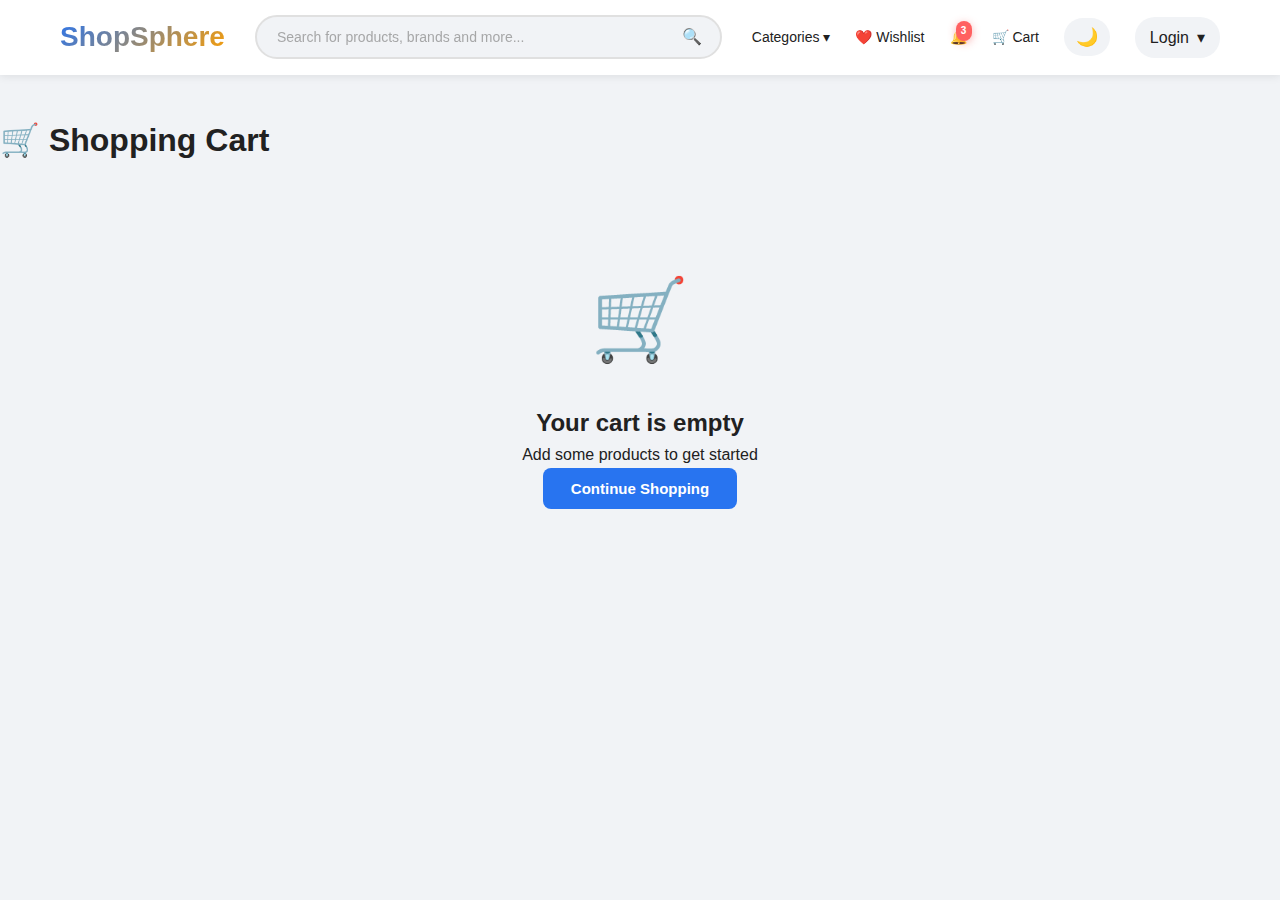
<file: cart.html>
<!DOCTYPE html>
<html lang="en">
<head>
    <meta charset="UTF-8">
    <meta name="viewport" content="width=device-width, initial-scale=1.0">
    <title>Shopping Cart | ShopSphere</title>
    <link rel="stylesheet" href="css/style.css">
</head>
<body>
    <!-- Navbar -->
    <nav class="navbar">
        <div class="navbar-container">
            <a href="index.html" class="logo">ShopSphere</a>

            <div class="search-bar">
                <input type="text" id="searchInput" placeholder="Search for products, brands and more...">
                <span class="search-icon">🔍</span>
            </div>

            <button class="mobile-menu-toggle" id="mobileMenuToggle">
                <span></span>
                <span></span>
                <span></span>
            </button>

            <div class="nav-links" id="navLinks">
                <div class="categories-dropdown">
                    <div class="nav-item">Categories ▾</div>
                    <div class="categories-menu">
                        <div class="category-item">📱 Electronics</div>
                        <div class="category-item">👔 Fashion</div>
                        <div class="category-item">🏠 Home & Kitchen</div>
                        <div class="category-item">📚 Books</div>
                        <div class="category-item">⚽ Sports</div>
                    </div>
                </div>

                <div class="nav-item" onclick="window.location.href='#wishlist'">❤️ Wishlist</div>
                <div class="nav-item notification-icon">
                    🔔
                    <span class="notification-badge">3</span>
                </div>

                <div class="nav-item cart-icon-wrapper" onclick="window.location.href='cart.html'">
                    🛒 Cart
                    <span class="cart-badge" id="cartBadge">0</span>
                </div>

                <button class="theme-toggle" id="themeToggle" title="Toggle Dark Mode">🌙</button>

                <div class="profile-dropdown">
                    <div class="profile-btn" id="profileBtn">
                        <span id="profileName">Login</span>
                        <span>▾</span>
                    </div>
                    <div class="dropdown-menu" id="profileDropdown">
                        <div class="dropdown-item" onclick="window.location.href='#orders'">📦 My Orders</div>
                        <div class="dropdown-item" onclick="window.location.href='#wishlist'">❤️ Wishlist</div>
                        <div class="dropdown-item" onclick="window.location.href='#account'">👤 My Account</div>
                        <div class="dropdown-item" id="logoutBtn">🚪 Logout</div>
                    </div>
                </div>
            </div>
        </div>
    </nav>

    <!-- Cart Container -->
    <div class="cart-container container">
        <h1 style="margin-bottom: 30px; font-size: 32px;">🛒 Shopping Cart</h1>

        <div id="cartContent">
            <!-- Cart items will be loaded here -->
        </div>
    </div>

    <!-- Toast Notification -->
    <div class="toast" id="toast">
        <span class="toast-icon">✓</span>
        <span class="toast-message">Action successful</span>
    </div>

    <script src="js/script.js"></script>
    <script>
        function loadCart() {
            const cart = JSON.parse(localStorage.getItem('cart')) || [];
            const cartContent = document.getElementById('cartContent');

            if (cart.length === 0) {
                cartContent.innerHTML = `
                    <div class="empty-cart">
                        <div class="empty-cart-icon">🛒</div>
                        <h2>Your cart is empty</h2>
                        <p>Add some products to get started</p>
                        <button class="btn btn-primary" onclick="window.location.href='index.html'">
                            Continue Shopping
                        </button>
                    </div>
                `;
                return;
            }

            // Calculate totals
            const subtotal = cart.reduce((sum, item) => sum + (item.price * item.quantity), 0);
            const delivery = subtotal > 500 ? 0 : 40;
            const total = subtotal + delivery;

            cartContent.innerHTML = `
                <div class="cart-grid">
                    <!-- Cart Items -->
                    <div class="cart-items">
                        <h3 style="margin-bottom: 20px; font-size: 20px; font-weight: 600;">
                            My Cart (${cart.length} ${cart.length === 1 ? 'item' : 'items'})
                        </h3>
                        ${cart.map(item => `
                            <div class="cart-item" data-id="${item.id}">
                                <img src="${item.image}" alt="${item.name}" class="cart-item-image">
                                <div class="cart-item-details">
                                    <h3 class="cart-item-title">${item.name}</h3>
                                    <p class="cart-item-price">₹${item.price.toLocaleString()}</p>
                                    <div class="cart-item-actions">
                                        <div class="quantity-selector">
                                            <button class="quantity-btn" onclick="updateCartQuantity('${item.id}', ${item.quantity - 1})">-</button>
                                            <span class="quantity-value">${item.quantity}</span>
                                            <button class="quantity-btn" onclick="updateCartQuantity('${item.id}', ${item.quantity + 1})">+</button>
                                        </div>
                                        <button class="remove-btn" onclick="removeFromCart('${item.id}')">
                                            🗑️ Remove
                                        </button>
                                    </div>
                                </div>
                            </div>
                        `).join('')}
                    </div>

                    <!-- Cart Summary -->
                    <div class="cart-summary">
                        <h3 class="summary-title">Price Details</h3>
                        
                        <div class="summary-row">
                            <span>Price (${cart.reduce((sum, item) => sum + item.quantity, 0)} items)</span>
                            <span>₹${subtotal.toLocaleString()}</span>
                        </div>
                        
                        <div class="summary-row">
                            <span>Delivery Charges</span>
                            <span style="color: ${delivery === 0 ? 'var(--success-green)' : 'inherit'}">
                                ${delivery === 0 ? 'FREE' : '₹' + delivery}
                            </span>
                        </div>
                        
                        ${subtotal < 500 ? `
                            <div class="summary-row" style="font-size: 13px; color: var(--success-green); margin-top: -10px;">
                                <span>Add ₹${500 - subtotal} more for FREE delivery</span>
                            </div>
                        ` : ''}
                        
                        <div class="summary-row total">
                            <span>Total Amount</span>
                            <span>₹${total.toLocaleString()}</span>
                        </div>
                        
                        ${subtotal < 500 && delivery > 0 ? `
                            <p style="font-size: 13px; color: var(--success-green); margin-top: 10px;">
                                You will save ₹${delivery} on this order
                            </p>
                        ` : `
                            <p style="font-size: 13px; color: var(--success-green); margin-top: 10px;">
                                You saved ₹${delivery} on delivery!
                            </p>
                        `}
                        
                        <button class="btn btn-primary checkout-btn" onclick="proceedToCheckout()">
                            Proceed to Checkout
                        </button>
                    </div>
                </div>
            `;
        }

        function updateCartQuantity(productId, newQuantity) {
            if (newQuantity < 1) {
                removeFromCart(productId);
                return;
            }

            let cart = JSON.parse(localStorage.getItem('cart')) || [];
            const itemIndex = cart.findIndex(item => item.id === productId);

            if (itemIndex !== -1) {
                cart[itemIndex].quantity = newQuantity;
                localStorage.setItem('cart', JSON.stringify(cart));
                loadCart();
                updateCartBadge();
                showToast('Cart updated', 'success');
            }
        }

        function removeFromCart(productId) {
            let cart = JSON.parse(localStorage.getItem('cart')) || [];
            cart = cart.filter(item => item.id !== productId);
            localStorage.setItem('cart', JSON.stringify(cart));
            
            // Animate removal
            const cartItem = document.querySelector(`[data-id="${productId}"]`);
            if (cartItem) {
                cartItem.style.transform = 'translateX(-100%)';
                cartItem.style.opacity = '0';
                setTimeout(() => {
                    loadCart();
                    updateCartBadge();
                }, 300);
            }
            
            showToast('Item removed from cart', 'success');
        }

        function proceedToCheckout() {
            const user = localStorage.getItem('user');
            
            if (!user) {
                showToast('Please login to continue', 'error');
                setTimeout(() => {
                    window.location.href = 'login.html';
                }, 1500);
                return;
            }

            window.location.href = 'checkout.html';
        }

        // Load cart on page load
        loadCart();
        updateCartBadge();
        updateProfileName();
    </script>
</body>
</html>
</file>
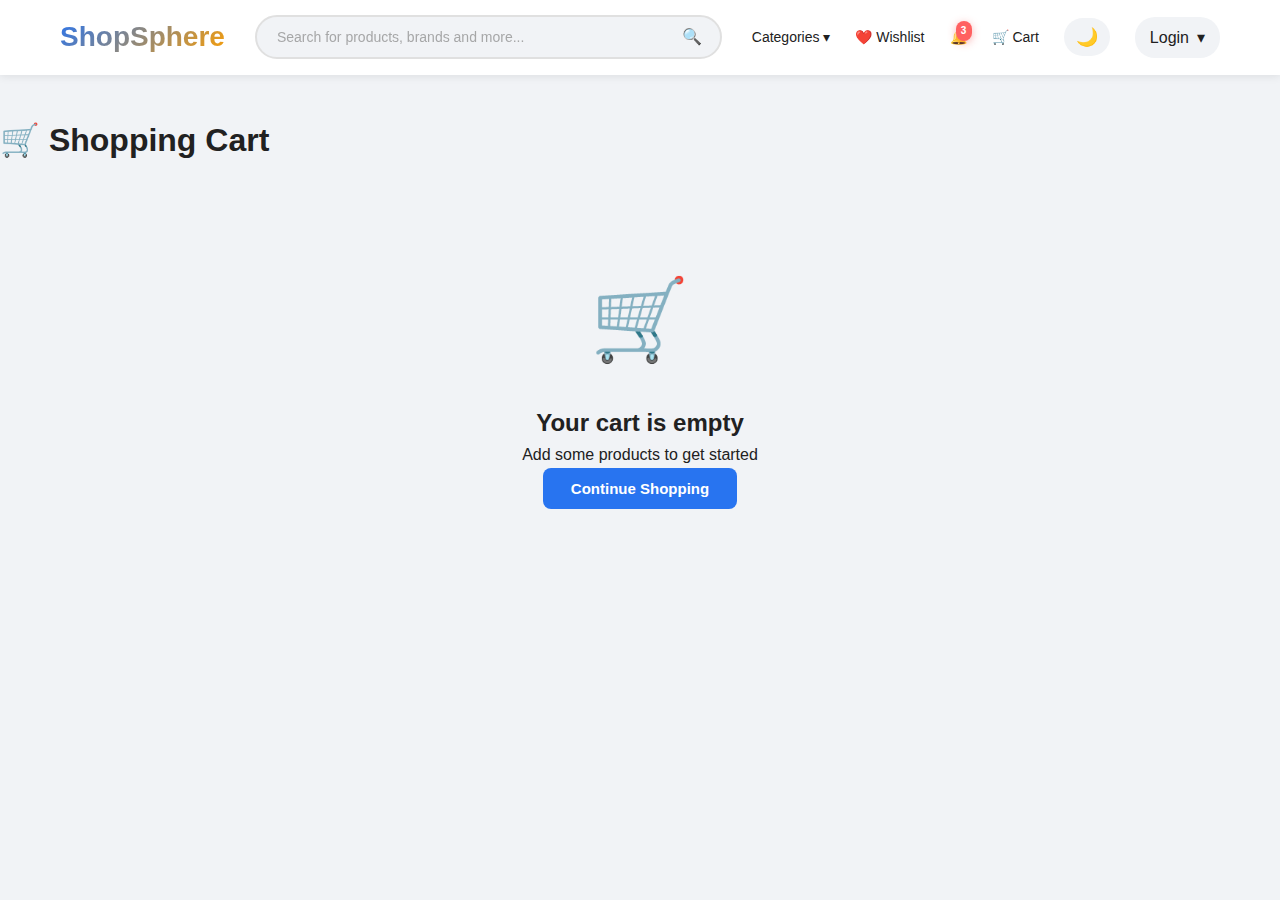
<file: checkout.html>
<!DOCTYPE html>
<html lang="en">
<head>
    <meta charset="UTF-8">
    <meta name="viewport" content="width=device-width, initial-scale=1.0">
    <title>Checkout | ShopSphere</title>
    <link rel="stylesheet" href="css/style.css">
</head>
<body>
    <!-- Navbar -->
    <nav class="navbar">
        <div class="navbar-container">
            <a href="index.html" class="logo">ShopSphere</a>

            <div class="search-bar">
                <input type="text" id="searchInput" placeholder="Search for products, brands and more...">
                <span class="search-icon">🔍</span>
            </div>

            <button class="mobile-menu-toggle" id="mobileMenuToggle">
                <span></span>
                <span></span>
                <span></span>
            </button>

            <div class="nav-links" id="navLinks">
                <div class="nav-item cart-icon-wrapper" onclick="window.location.href='cart.html'">
                    🛒 Cart
                    <span class="cart-badge" id="cartBadge">0</span>
                </div>

                <button class="theme-toggle" id="themeToggle" title="Toggle Dark Mode">🌙</button>

                <div class="profile-dropdown">
                    <div class="profile-btn" id="profileBtn">
                        <span id="profileName">Login</span>
                        <span>▾</span>
                    </div>
                    <div class="dropdown-menu" id="profileDropdown">
                        <div class="dropdown-item" onclick="window.location.href='#orders'">📦 My Orders</div>
                        <div class="dropdown-item" onclick="window.location.href='#wishlist'">❤️ Wishlist</div>
                        <div class="dropdown-item" onclick="window.location.href='#account'">👤 My Account</div>
                        <div class="dropdown-item" id="logoutBtn">🚪 Logout</div>
                    </div>
                </div>
            </div>
        </div>
    </nav>

    <!-- Checkout Container -->
    <div class="checkout-container container">
        <h1 style="margin-bottom: 30px; font-size: 32px;">💳 Checkout</h1>

        <div class="checkout-grid">
            <!-- Left Side - Forms -->
            <div>
                <!-- Delivery Address -->
                <div class="checkout-section">
                    <h3 class="section-heading">📍 Delivery Address</h3>
                    <form class="address-form" id="addressForm">
                        <div class="form-group">
                            <label>Full Name *</label>
                            <input type="text" id="fullName" placeholder="Enter your full name" required>
                        </div>

                        <div class="form-group">
                            <label>Mobile Number *</label>
                            <input type="tel" id="mobile" placeholder="10-digit mobile number" required>
                        </div>

                        <div class="form-group">
                            <label>Email</label>
                            <input type="email" id="email" placeholder="Enter your email">
                        </div>

                        <div class="form-group">
                            <label>Address *</label>
                            <input type="text" id="address" placeholder="House No., Building Name" required>
                        </div>

                        <div class="form-group">
                            <label>City *</label>
                            <input type="text" id="city" placeholder="City" required>
                        </div>

                        <div class="form-group">
                            <label>State *</label>
                            <input type="text" id="state" placeholder="State" required>
                        </div>

                        <div class="form-group">
                            <label>Pincode *</label>
                            <input type="text" id="pincode" placeholder="6-digit pincode" required>
                        </div>

                        <div class="form-group">
                            <label>Landmark (Optional)</label>
                            <input type="text" id="landmark" placeholder="Near by landmark">
                        </div>
                    </form>
                </div>

                <!-- Payment Method -->
                <div class="checkout-section">
                    <h3 class="section-heading">💰 Payment Method</h3>
                    <div class="payment-options">
                        <label class="payment-option selected">
                            <input type="radio" name="payment" value="upi" checked>
                            <div>
                                <strong>UPI</strong>
                                <p style="font-size: 13px; color: var(--text-gray); margin-top: 5px;">
                                    Google Pay, PhonePe, Paytm & more
                                </p>
                            </div>
                        </label>

                        <label class="payment-option">
                            <input type="radio" name="payment" value="card">
                            <div>
                                <strong>Credit / Debit Card</strong>
                                <p style="font-size: 13px; color: var(--text-gray); margin-top: 5px;">
                                    Visa, Mastercard, RuPay
                                </p>
                            </div>
                        </label>

                        <label class="payment-option">
                            <input type="radio" name="payment" value="netbanking">
                            <div>
                                <strong>Net Banking</strong>
                                <p style="font-size: 13px; color: var(--text-gray); margin-top: 5px;">
                                    All major banks supported
                                </p>
                            </div>
                        </label>

                        <label class="payment-option">
                            <input type="radio" name="payment" value="cod">
                            <div>
                                <strong>Cash on Delivery</strong>
                                <p style="font-size: 13px; color: var(--text-gray); margin-top: 5px;">
                                    Pay when you receive
                                </p>
                            </div>
                        </label>
                    </div>
                </div>
            </div>

            <!-- Right Side - Order Summary -->
            <div>
                <div class="cart-summary">
                    <h3 class="summary-title">Order Summary</h3>
                    
                    <div id="orderItems" style="max-height: 300px; overflow-y: auto; margin-bottom: 20px; padding-bottom: 20px; border-bottom: 2px solid var(--border-light);">
                        <!-- Order items will be loaded here -->
                    </div>
                    
                    <div class="summary-row">
                        <span>Subtotal</span>
                        <span id="subtotal">₹0</span>
                    </div>
                    
                    <div class="summary-row">
                        <span>Delivery Charges</span>
                        <span id="delivery">₹0</span>
                    </div>
                    
                    <div class="summary-row total">
                        <span>Total Amount</span>
                        <span id="total">₹0</span>
                    </div>
                    
                    <button class="btn btn-primary checkout-btn" onclick="placeOrder()">
                        Place Order
                    </button>
                </div>
            </div>
        </div>
    </div>

    <!-- Success Modal -->
    <div class="modal" id="successModal">
        <div class="modal-content">
            <svg class="success-animation checkmark" xmlns="http://www.w3.org/2000/svg" viewBox="0 0 52 52">
                <circle class="checkmark__circle" cx="26" cy="26" r="25" fill="none"/>
                <path class="checkmark__check" fill="none" d="M14.1 27.2l7.1 7.2 16.7-16.8"/>
            </svg>
            <h2>Order Placed Successfully!</h2>
            <p>Thank you for your purchase. Your order will be delivered soon.</p>
            <p style="color: var(--primary-blue); font-weight: 600; margin-top: 10px;">
                Order ID: <span id="orderId"></span>
            </p>
            <button class="btn btn-primary" onclick="goToHome()">
                Continue Shopping
            </button>
        </div>
    </div>

    <!-- Toast Notification -->
    <div class="toast" id="toast">
        <span class="toast-icon">✓</span>
        <span class="toast-message">Action successful</span>
    </div>

    <script src="js/script.js"></script>
    <script>
        // Load order summary
        function loadOrderSummary() {
            const cart = JSON.parse(localStorage.getItem('cart')) || [];
            
            if (cart.length === 0) {
                window.location.href = 'cart.html';
                return;
            }

            // Display order items
            const orderItemsContainer = document.getElementById('orderItems');
            orderItemsContainer.innerHTML = cart.map(item => `
                <div style="display: flex; gap: 10px; margin-bottom: 15px; padding-bottom: 15px; border-bottom: 1px solid var(--border-light);">
                    <img src="${item.image}" alt="${item.name}" style="width: 60px; height: 60px; object-fit: cover; border-radius: 8px;">
                    <div style="flex: 1;">
                        <p style="font-size: 14px; font-weight: 600; margin-bottom: 5px;">${item.name}</p>
                        <p style="font-size: 13px; color: var(--text-gray);">Qty: ${item.quantity}</p>
                        <p style="font-size: 15px; font-weight: 700; color: var(--primary-blue);">₹${(item.price * item.quantity).toLocaleString()}</p>
                    </div>
                </div>
            `).join('');

            // Calculate totals
            const subtotal = cart.reduce((sum, item) => sum + (item.price * item.quantity), 0);
            const delivery = subtotal > 500 ? 0 : 40;
            const total = subtotal + delivery;

            document.getElementById('subtotal').textContent = `₹${subtotal.toLocaleString()}`;
            document.getElementById('delivery').textContent = delivery === 0 ? 'FREE' : `₹${delivery}`;
            document.getElementById('delivery').style.color = delivery === 0 ? 'var(--success-green)' : 'inherit';
            document.getElementById('total').textContent = `₹${total.toLocaleString()}`;
        }

        // Payment option selection
        document.querySelectorAll('.payment-option').forEach(option => {
            option.addEventListener('click', function() {
                document.querySelectorAll('.payment-option').forEach(opt => {
                    opt.classList.remove('selected');
                });
                this.classList.add('selected');
                this.querySelector('input[type="radio"]').checked = true;
            });
        });

        // Pre-fill form if user data exists
        function prefillForm() {
            const user = JSON.parse(localStorage.getItem('user') || '{}');
            
            if (user.name) {
                document.getElementById('fullName').value = user.name;
            }
            if (user.email) {
                document.getElementById('email').value = user.email;
            }
            if (user.mobile) {
                document.getElementById('mobile').value = user.mobile;
            }
        }

        // Validate form
        function validateForm() {
            const fullName = document.getElementById('fullName').value.trim();
            const mobile = document.getElementById('mobile').value.trim();
            const address = document.getElementById('address').value.trim();
            const city = document.getElementById('city').value.trim();
            const state = document.getElementById('state').value.trim();
            const pincode = document.getElementById('pincode').value.trim();

            if (!fullName) {
                showToast('Please enter your full name', 'error');
                return false;
            }

            if (!mobile || mobile.length !== 10 || !/^\d{10}$/.test(mobile)) {
                showToast('Please enter a valid 10-digit mobile number', 'error');
                return false;
            }

            if (!address) {
                showToast('Please enter your address', 'error');
                return false;
            }

            if (!city) {
                showToast('Please enter your city', 'error');
                return false;
            }

            if (!state) {
                showToast('Please enter your state', 'error');
                return false;
            }

            if (!pincode || pincode.length !== 6 || !/^\d{6}$/.test(pincode)) {
                showToast('Please enter a valid 6-digit pincode', 'error');
                return false;
            }

            return true;
        }

        // Place Order
        function placeOrder() {
            if (!validateForm()) {
                return;
            }

            const paymentMethod = document.querySelector('input[name="payment"]:checked').value;
            const cart = JSON.parse(localStorage.getItem('cart')) || [];
            
            // Generate order ID
            const orderId = 'ORD' + Date.now().toString().slice(-8);
            
            // Create order object
            const order = {
                orderId: orderId,
                items: cart,
                address: {
                    fullName: document.getElementById('fullName').value,
                    mobile: document.getElementById('mobile').value,
                    email: document.getElementById('email').value,
                    address: document.getElementById('address').value,
                    city: document.getElementById('city').value,
                    state: document.getElementById('state').value,
                    pincode: document.getElementById('pincode').value,
                    landmark: document.getElementById('landmark').value
                },
                paymentMethod: paymentMethod,
                total: cart.reduce((sum, item) => sum + (item.price * item.quantity), 0),
                date: new Date().toISOString()
            };

            // Save order to localStorage
            let orders = JSON.parse(localStorage.getItem('orders')) || [];
            orders.push(order);
            localStorage.setItem('orders', JSON.stringify(orders));

            // Clear cart
            localStorage.removeItem('cart');

            // Show success modal
            document.getElementById('orderId').textContent = orderId;
            document.getElementById('successModal').classList.add('active');
        }

        function goToHome() {
            window.location.href = 'index.html';
        }

        // Load order summary on page load
        loadOrderSummary();
        prefillForm();
        updateCartBadge();
        updateProfileName();

        // Check if user is logged in
        const user = localStorage.getItem('user');
        if (!user) {
            showToast('Please login to continue', 'error');
            setTimeout(() => {
                window.location.href = 'login.html';
            }, 1500);
        }
    </script>
</body>
</html>
</file>
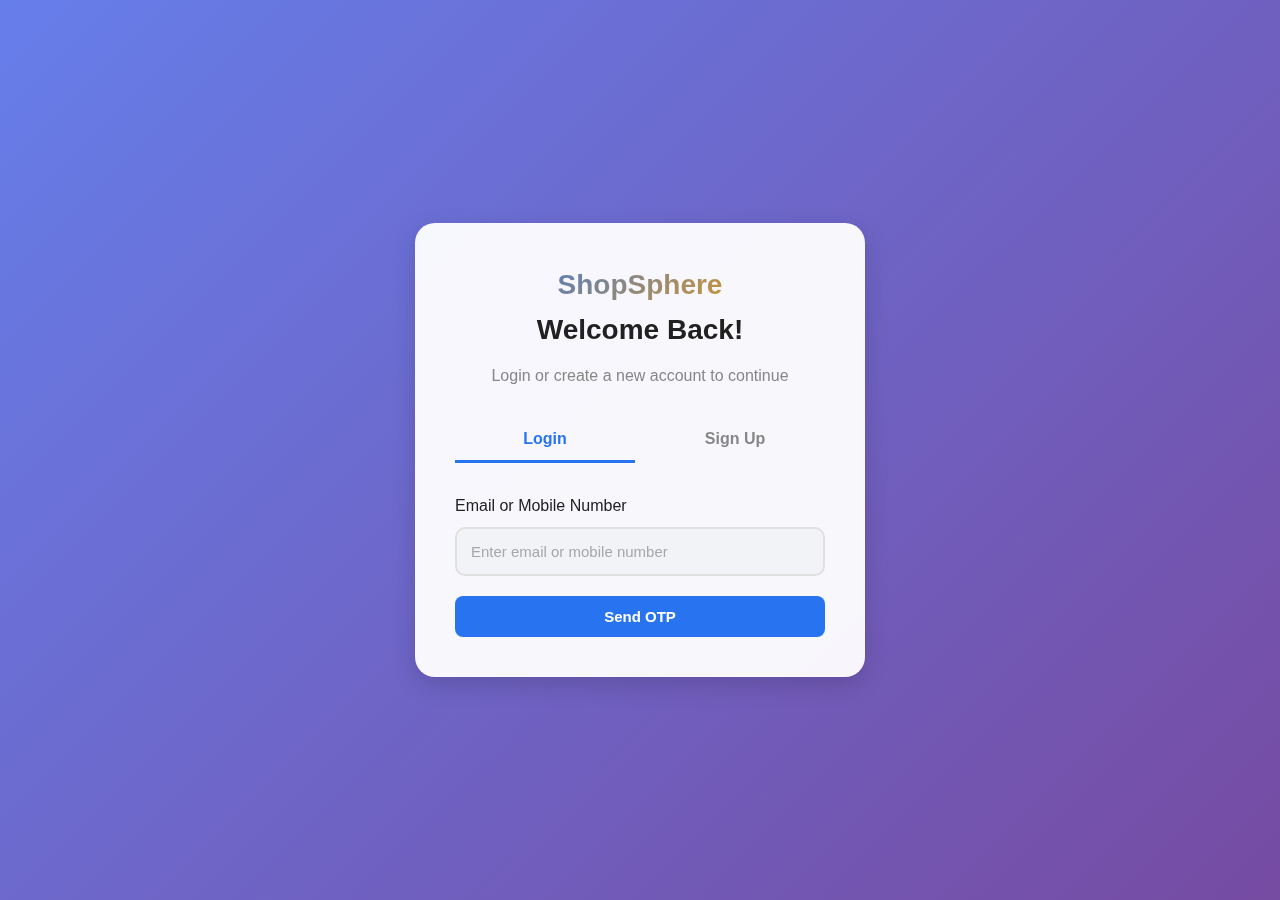
<file: login.html>
<!DOCTYPE html>
<html lang="en">
<head>
    <meta charset="UTF-8">
    <meta name="viewport" content="width=device-width, initial-scale=1.0">
    <title>Login | ShopSphere - Premium Online Shopping</title>
    <link rel="stylesheet" href="css/style.css">
</head>
<body>
    <!-- Authentication Container -->
    <div class="auth-container">
        <div class="auth-card">
            <!-- Header -->
            <div class="auth-header">
                <h1 class="logo">ShopSphere</h1>
                <h2>Welcome Back!</h2>
                <p>Login or create a new account to continue</p>
            </div>

            <!-- Tabs -->
            <div class="auth-tabs">
                <button class="tab-btn active" data-tab="login">Login</button>
                <button class="tab-btn" data-tab="signup">Sign Up</button>
            </div>

            <!-- Login Form -->
            <div class="auth-form" id="loginForm">
                <div class="form-group">
                    <label>Email or Mobile Number</label>
                    <input type="text" id="loginInput" placeholder="Enter email or mobile number" required>
                </div>

                <button class="btn btn-primary" style="width: 100%;" onclick="sendOTP('login')">Send OTP</button>

                <!-- OTP Container -->
                <div class="otp-container" id="loginOtpContainer">
                    <h3>Enter OTP</h3>
                    <p>We've sent a 6-digit OTP to your email/mobile</p>
                    <p style="color: var(--primary-blue); font-weight: 600; margin: 10px 0;">
                        Your OTP: <span id="loginGeneratedOTP"></span>
                    </p>
                    <div class="otp-inputs">
                        <input type="text" class="otp-input" maxlength="1" data-index="0">
                        <input type="text" class="otp-input" maxlength="1" data-index="1">
                        <input type="text" class="otp-input" maxlength="1" data-index="2">
                        <input type="text" class="otp-input" maxlength="1" data-index="3">
                        <input type="text" class="otp-input" maxlength="1" data-index="4">
                        <input type="text" class="otp-input" maxlength="1" data-index="5">
                    </div>
                    <button class="btn btn-primary" style="width: 100%; margin-top: 20px;" onclick="verifyOTP('login')">
                        Verify OTP
                    </button>
                    <a class="resend-otp" onclick="sendOTP('login')">Resend OTP</a>
                </div>
            </div>

            <!-- Signup Form -->
            <div class="auth-form" id="signupForm" style="display: none;">
                <div class="form-group">
                    <label>Full Name</label>
                    <input type="text" id="signupName" placeholder="Enter your full name" required>
                </div>

                <div class="form-group">
                    <label>Email</label>
                    <input type="email" id="signupEmail" placeholder="Enter your email" required>
                </div>

                <div class="form-group">
                    <label>Mobile Number</label>
                    <input type="tel" id="signupMobile" placeholder="Enter your mobile number" required>
                </div>

                <button class="btn btn-primary" style="width: 100%;" onclick="sendOTP('signup')">Create Account</button>

                <!-- OTP Container -->
                <div class="otp-container" id="signupOtpContainer">
                    <h3>Verify Your Account</h3>
                    <p>We've sent a 6-digit OTP to verify your account</p>
                    <p style="color: var(--primary-blue); font-weight: 600; margin: 10px 0;">
                        Your OTP: <span id="signupGeneratedOTP"></span>
                    </p>
                    <div class="otp-inputs">
                        <input type="text" class="otp-input" maxlength="1" data-index="0">
                        <input type="text" class="otp-input" maxlength="1" data-index="1">
                        <input type="text" class="otp-input" maxlength="1" data-index="2">
                        <input type="text" class="otp-input" maxlength="1" data-index="3">
                        <input type="text" class="otp-input" maxlength="1" data-index="4">
                        <input type="text" class="otp-input" maxlength="1" data-index="5">
                    </div>
                    <button class="btn btn-primary" style="width: 100%; margin-top: 20px;" onclick="verifyOTP('signup')">
                        Verify & Create Account
                    </button>
                    <a class="resend-otp" onclick="sendOTP('signup')">Resend OTP</a>
                </div>
            </div>
        </div>
    </div>

    <!-- Toast Notification -->
    <div class="toast" id="toast">
        <span class="toast-icon">✓</span>
        <span class="toast-message">Action successful</span>
    </div>

    <script src="js/script.js"></script>
    <script>
        // Tab Switching
        document.querySelectorAll('.tab-btn').forEach(btn => {
            btn.addEventListener('click', function() {
                // Remove active from all tabs
                document.querySelectorAll('.tab-btn').forEach(t => t.classList.remove('active'));
                
                // Add active to clicked tab
                this.classList.add('active');
                
                // Show/hide forms
                const tab = this.getAttribute('data-tab');
                document.getElementById('loginForm').style.display = tab === 'login' ? 'block' : 'none';
                document.getElementById('signupForm').style.display = tab === 'signup' ? 'block' : 'none';
                
                // Hide OTP containers
                document.getElementById('loginOtpContainer').classList.remove('active');
                document.getElementById('signupOtpContainer').classList.remove('active');
            });
        });

        // OTP Input Auto-focus and Navigation
        document.querySelectorAll('.otp-input').forEach((input, index, inputs) => {
            input.addEventListener('input', function(e) {
                if (this.value.length === 1 && index < inputs.length - 1) {
                    // Move to next input
                    const nextInput = Array.from(inputs).find(i => 
                        i.getAttribute('data-index') == index + 1 && 
                        i.closest('.otp-container').classList.contains('active')
                    );
                    if (nextInput) nextInput.focus();
                }
            });

            input.addEventListener('keydown', function(e) {
                if (e.key === 'Backspace' && this.value === '' && index > 0) {
                    // Move to previous input
                    const prevInput = Array.from(inputs).find(i => 
                        i.getAttribute('data-index') == index - 1 && 
                        i.closest('.otp-container').classList.contains('active')
                    );
                    if (prevInput) prevInput.focus();
                }
            });

            // Only allow numbers
            input.addEventListener('input', function(e) {
                this.value = this.value.replace(/[^0-9]/g, '');
            });
        });

        // Send OTP Function
        function sendOTP(type) {
            let input;
            if (type === 'login') {
                input = document.getElementById('loginInput').value;
            } else {
                const name = document.getElementById('signupName').value;
                const email = document.getElementById('signupEmail').value;
                const mobile = document.getElementById('signupMobile').value;
                
                if (!name || !email || !mobile) {
                    showToast('Please fill all fields', 'error');
                    return;
                }
                input = email;
            }

            if (!input) {
                showToast('Please enter email or mobile number', 'error');
                return;
            }

            // Generate random 6-digit OTP
            const otp = Math.floor(100000 + Math.random() * 900000).toString();
            
            // Store OTP in session
            sessionStorage.setItem(`${type}OTP`, otp);
            
            // Display OTP (in real app, this would be sent via SMS/Email)
            document.getElementById(`${type}GeneratedOTP`).textContent = otp;
            
            // Show OTP container with animation
            document.getElementById(`${type}OtpContainer`).classList.add('active');
            
            // Clear previous OTP inputs
            document.querySelectorAll(`#${type}OtpContainer .otp-input`).forEach(input => {
                input.value = '';
            });
            
            // Focus first OTP input
            setTimeout(() => {
                document.querySelector(`#${type}OtpContainer .otp-input`).focus();
            }, 300);
            
            showToast('OTP sent successfully!', 'success');
        }

        // Verify OTP Function
        function verifyOTP(type) {
            const otpInputs = document.querySelectorAll(`#${type}OtpContainer .otp-input`);
            const enteredOTP = Array.from(otpInputs).map(input => input.value).join('');
            const storedOTP = sessionStorage.getItem(`${type}OTP`);

            if (enteredOTP.length !== 6) {
                showToast('Please enter complete OTP', 'error');
                return;
            }

            if (enteredOTP === storedOTP) {
                // Store user data in localStorage
                const userData = {
                    isLoggedIn: true,
                    loginTime: new Date().toISOString()
                };

                if (type === 'signup') {
                    userData.name = document.getElementById('signupName').value;
                    userData.email = document.getElementById('signupEmail').value;
                    userData.mobile = document.getElementById('signupMobile').value;
                } else {
                    userData.identifier = document.getElementById('loginInput').value;
                }

                localStorage.setItem('user', JSON.stringify(userData));
                
                showToast(type === 'login' ? 'Login Successful!' : 'Account Created Successfully!', 'success');
                
                // Redirect to homepage after 1.5 seconds
                setTimeout(() => {
                    window.location.href = 'index.html';
                }, 1500);
            } else {
                showToast('Invalid OTP. Please try again.', 'error');
                
                // Clear OTP inputs
                otpInputs.forEach(input => input.value = '');
                otpInputs[0].focus();
            }
        }

        // Show Toast Notification
        function showToast(message, type) {
            const toast = document.getElementById('toast');
            const icon = toast.querySelector('.toast-icon');
            const messageEl = toast.querySelector('.toast-message');
            
            messageEl.textContent = message;
            toast.className = `toast ${type}`;
            icon.textContent = type === 'success' ? '✓' : '✕';
            
            toast.classList.add('show');
            
            setTimeout(() => {
                toast.classList.remove('show');
            }, 3000);
        }

        // Check if already logged in
        const user = localStorage.getItem('user');
        if (user) {
            const userData = JSON.parse(user);
            if (userData.isLoggedIn) {
                window.location.href = 'index.html';
            }
        }
    </script>
</body>
</html>
</file>
<file: css/style.css>
/* ============================================
   MODERN E-COMMERCE WEBSITE - PREMIUM STYLES
   ============================================ */

/* === ROOT VARIABLES === */
:root {
    --primary-blue: #2874f0;
    --primary-dark: #1e5bc6;
    --accent-yellow: #ff9f00;
    --accent-orange: #ff6b35;
    --bg-light: #f1f3f6;
    --bg-white: #ffffff;
    --text-dark: #212121;
    --text-gray: #878787;
    --success-green: #26a541;
    --error-red: #ff6161;
    --border-light: #e0e0e0;
    --shadow-sm: 0 2px 8px rgba(0, 0, 0, 0.08);
    --shadow-md: 0 4px 16px rgba(0, 0, 0, 0.12);
    --shadow-lg: 0 8px 24px rgba(0, 0, 0, 0.15);
    --transition: all 0.3s cubic-bezier(0.4, 0, 0.2, 1);
}

/* Dark Mode Variables */
body.dark-mode {
    --bg-light: #1a1a1a;
    --bg-white: #2d2d2d;
    --text-dark: #e4e4e4;
    --text-gray: #b0b0b0;
    --border-light: #404040;
    --shadow-sm: 0 2px 8px rgba(0, 0, 0, 0.3);
    --shadow-md: 0 4px 16px rgba(0, 0, 0, 0.4);
    --shadow-lg: 0 8px 24px rgba(0, 0, 0, 0.5);
}

/* === GLOBAL ANIMATIONS === */
@keyframes slideUp {
    from {
        opacity: 0;
        transform: translateY(40px);
    }
    to {
        opacity: 1;
        transform: translateY(0);
    }
}

@keyframes slideInLeft {
    from {
        opacity: 0;
        transform: translateX(-50px);
    }
    to {
        opacity: 1;
        transform: translateX(0);
    }
}

@keyframes slideInRight {
    from {
        opacity: 0;
        transform: translateX(50px);
    }
    to {
        opacity: 1;
        transform: translateX(0);
    }
}

@keyframes scaleIn {
    from {
        opacity: 0;
        transform: scale(0.8);
    }
    to {
        opacity: 1;
        transform: scale(1);
    }
}

/* === RESET & BASE === */
* {
    margin: 0;
    padding: 0;
    box-sizing: border-box;
}

html {
    scroll-behavior: smooth;
}

body {
    font-family: 'Segoe UI', 'Roboto', -apple-system, BlinkMacSystemFont, sans-serif;
    background: var(--bg-light);
    color: var(--text-dark);
    line-height: 1.6;
    overflow-x: hidden;
    margin: 0;
    padding: 0;
}

a {
    text-decoration: none;
    color: inherit;
}

img {
    max-width: 100%;
    display: block;
}

/* === UTILITY CLASSES === */
.container {
    max-width: 100%;
    width: 100%;
    margin: 0;
    padding: 40px 60px;
}

@media (max-width: 768px) {
    .container {
        padding: 20px;
    }
}

.btn {
    padding: 12px 28px;
    border: none;
    border-radius: 8px;
    font-size: 15px;
    font-weight: 600;
    cursor: pointer;
    transition: var(--transition);
    outline: none;
    position: relative;
    overflow: hidden;
}

.btn-primary {
    background: var(--primary-blue);
    color: white;
}

.btn-primary:hover {
    background: var(--primary-dark);
    transform: translateY(-2px);
    box-shadow: var(--shadow-md);
}

.btn-accent {
    background: linear-gradient(135deg, var(--accent-yellow), var(--accent-orange));
    color: white;
}

.btn-accent:hover {
    transform: translateY(-2px);
    box-shadow: var(--shadow-md);
}

.btn-outline {
    background: transparent;
    border: 2px solid var(--primary-blue);
    color: var(--primary-blue);
}

.btn-outline:hover {
    background: var(--primary-blue);
    color: white;
}

/* Ripple Effect */
.btn::before {
    content: '';
    position: absolute;
    top: 50%;
    left: 50%;
    width: 0;
    height: 0;
    border-radius: 50%;
    background: rgba(255, 255, 255, 0.5);
    transform: translate(-50%, -50%);
    transition: width 0.6s, height 0.6s;
}

.btn:active::before {
    width: 300px;
    height: 300px;
}

/* === NAVBAR === */
.navbar {
    background: var(--bg-white);
    box-shadow: var(--shadow-sm);
    position: sticky;
    top: 0;
    z-index: 1000;
    transition: var(--transition);
}

/* Glass navbar effect on scroll */
.navbar.scrolled {
    background: rgba(255, 255, 255, 0.95);
    backdrop-filter: blur(20px);
    box-shadow: 0 8px 32px rgba(0, 0, 0, 0.1);
}

body.dark-mode .navbar {
    background: var(--bg-white);
}

body.dark-mode .navbar.scrolled {
    background: rgba(45, 45, 45, 0.95);
}

.navbar-container {
    display: flex;
    align-items: center;
    justify-content: space-between;
    padding: 15px 60px;
    max-width: 100%;
    margin: 0;
}

.logo {
    font-size: 28px;
    font-weight: bold;
    background: linear-gradient(135deg, var(--primary-blue), var(--accent-yellow));
    -webkit-background-clip: text;
    -webkit-text-fill-color: transparent;
    background-clip: text;
    animation: logoGlow 3s ease-in-out infinite;
}

@keyframes logoGlow {
    0%, 100% { filter: brightness(1); }
    50% { filter: brightness(1.2); }
}

.search-bar {
    flex: 1;
    max-width: 500px;
    margin: 0 30px;
    position: relative;
}

.search-bar input {
    width: 100%;
    padding: 12px 50px 12px 20px;
    border: 2px solid var(--border-light);
    border-radius: 25px;
    font-size: 14px;
    background: var(--bg-light);
    color: var(--text-dark);
    transition: var(--transition);
}

.search-bar input:focus {
    outline: none;
    border-color: var(--primary-blue);
    box-shadow: 0 0 0 4px rgba(40, 116, 240, 0.1);
    transform: scale(1.02);
}

.search-bar input::placeholder {
    color: var(--text-gray);
    opacity: 0.7;
}

.search-icon {
    position: absolute;
    right: 20px;
    top: 50%;
    transform: translateY(-50%);
    color: var(--text-gray);
}

.nav-links {
    display: flex;
    align-items: center;
    gap: 25px;
}

.nav-item {
    cursor: pointer;
    position: relative;
    transition: var(--transition);
    font-size: 14px;
    font-weight: 500;
}

.nav-item:hover {
    color: var(--primary-blue);
    transform: translateY(-2px);
}

.cart-icon-wrapper {
    position: relative;
}

.cart-badge {
    position: absolute;
    top: -8px;
    right: -8px;
    background: var(--accent-orange);
    color: white;
    font-size: 11px;
    font-weight: bold;
    padding: 2px 6px;
    border-radius: 10px;
    min-width: 18px;
    text-align: center;
}

.profile-dropdown {
    position: relative;
}

.profile-btn {
    display: flex;
    align-items: center;
    gap: 8px;
    padding: 8px 15px;
    background: var(--bg-light);
    border-radius: 20px;
    cursor: pointer;
    transition: var(--transition);
}

.profile-btn:hover {
    background: var(--primary-blue);
    color: white;
}

.dropdown-menu {
    position: absolute;
    top: 120%;
    right: 0;
    background: var(--bg-white);
    border-radius: 12px;
    box-shadow: var(--shadow-lg);
    min-width: 200px;
    opacity: 0;
    visibility: hidden;
    transform: translateY(-10px);
    transition: var(--transition);
}

.dropdown-menu.active {
    opacity: 1;
    visibility: visible;
    transform: translateY(0);
}

.dropdown-item {
    padding: 12px 20px;
    cursor: pointer;
    transition: var(--transition);
    border-bottom: 1px solid var(--border-light);
}

.dropdown-item:last-child {
    border-bottom: none;
}

.dropdown-item:hover {
    background: var(--bg-light);
    padding-left: 25px;
}

/* Theme Toggle */
.theme-toggle {
    background: var(--bg-light);
    border: none;
    padding: 8px 12px;
    border-radius: 20px;
    cursor: pointer;
    font-size: 18px;
    transition: var(--transition);
}

.theme-toggle:hover {
    transform: rotate(180deg);
}

/* Mobile Menu Toggle */
.mobile-menu-toggle {
    display: none;
    flex-direction: column;
    gap: 5px;
    background: none;
    border: none;
    cursor: pointer;
}

.mobile-menu-toggle span {
    width: 25px;
    height: 3px;
    background: var(--text-dark);
    border-radius: 3px;
    transition: var(--transition);
}

/* === HERO SECTION === */
.hero-section {
    margin: 0;
    position: relative;
    overflow: hidden;
    border-radius: 0;
    width: 100%;
}

.hero-slider {
    position: relative;
    height: calc(100vh - 70px);
    min-height: 600px;
}

.slide {
    position: absolute;
    width: 100%;
    height: 100%;
    opacity: 0;
    transition: opacity 0.8s ease-in-out;
    border-radius: 0;
    overflow: hidden;
}

.slide.active {
    opacity: 1;
}

.slide-content {
    height: 100%;
    display: flex;
    align-items: center;
    justify-content: center;
    background: linear-gradient(135deg, var(--primary-blue), var(--accent-yellow));
    padding: 80px;
    color: white;
    text-align: center;
    position: relative;
}

/* Animated background particles */
.slide-content::before {
    content: '';
    position: absolute;
    width: 100%;
    height: 100%;
    background: radial-gradient(circle, rgba(255,255,255,0.1) 1px, transparent 1px);
    background-size: 50px 50px;
    animation: particleMove 20s linear infinite;
}

@keyframes particleMove {
    0% { background-position: 0 0; }
    100% { background-position: 50px 50px; }
}

.slide-content h1 {
    font-size: 64px;
    margin-bottom: 20px;
    animation: slideUp 0.8s ease;
    position: relative;
    z-index: 1;
    text-shadow: 0 4px 20px rgba(0,0,0,0.3);
}

.slide-content p {
    font-size: 24px;
    margin-bottom: 30px;
    animation: slideUp 0.8s ease 0.2s both;
    position: relative;
    z-index: 1;
}

.slide-content .btn {
    animation: slideUp 0.8s ease 0.4s both;
    position: relative;
    z-index: 1;
    font-size: 18px;
    padding: 16px 40px;
}

.slider-dots {
    position: absolute;
    bottom: 20px;
    left: 50%;
    transform: translateX(-50%);
    display: flex;
    gap: 10px;
    z-index: 10;
}

.dot {
    width: 12px;
    height: 12px;
    border-radius: 50%;
    background: rgba(255, 255, 255, 0.5);
    cursor: pointer;
    transition: var(--transition);
}

.dot.active {
    background: white;
    width: 30px;
    border-radius: 6px;
}

/* === PRODUCT SECTIONS === */
.section-header {
    display: flex;
    justify-content: space-between;
    align-items: center;
    margin: 40px 0 20px;
}

.section-title {
    font-size: 28px;
    font-weight: 600;
    position: relative;
    padding-bottom: 10px;
}

.section-title::after {
    content: '';
    position: absolute;
    left: 0;
    bottom: 0;
    width: 60px;
    height: 4px;
    background: linear-gradient(to right, var(--primary-blue), var(--accent-yellow));
    border-radius: 2px;
}

.view-all {
    color: var(--primary-blue);
    font-weight: 600;
    cursor: pointer;
    transition: var(--transition);
}

.view-all:hover {
    transform: translateX(5px);
}

/* Product Grid */
.product-grid {
    display: grid;
    grid-template-columns: repeat(auto-fill, minmax(280px, 1fr));
    gap: 30px;
    margin-bottom: 60px;
}

.product-card {
    background: var(--bg-white);
    border-radius: 16px;
    padding: 20px;
    box-shadow: var(--shadow-sm);
    transition: var(--transition);
    cursor: pointer;
    position: relative;
    overflow: hidden;
}

.product-card::before {
    content: '';
    position: absolute;
    top: 0;
    left: -100%;
    width: 100%;
    height: 100%;
    background: linear-gradient(90deg, transparent, rgba(255, 255, 255, 0.3), transparent);
    transition: left 0.5s;
}

.product-card:hover::before {
    left: 100%;
}

.product-card:hover {
    transform: translateY(-12px) scale(1.02);
    box-shadow: 0 16px 40px rgba(0, 0, 0, 0.15);
}

.wishlist-btn {
    position: absolute;
    top: 20px;
    right: 20px;
    background: white;
    border: none;
    width: 45px;
    height: 45px;
    border-radius: 50%;
    display: flex;
    align-items: center;
    justify-content: center;
    cursor: pointer;
    box-shadow: var(--shadow-sm);
    transition: var(--transition);
    z-index: 10;
    font-size: 20px;
}

.wishlist-btn:hover {
    transform: scale(1.2) rotate(10deg);
    box-shadow: 0 4px 12px rgba(0, 0, 0, 0.2);
}

.wishlist-btn.active {
    animation: heartBeat 0.5s ease;
}

.wishlist-btn.active::before {
    content: '❤️';
    position: absolute;
    font-size: 20px;
}

@keyframes heartBeat {
    0%, 100% { transform: scale(1); }
    25% { transform: scale(1.3); }
    50% { transform: scale(1.1); }
    75% { transform: scale(1.25); }
}

.product-image {
    width: 100%;
    height: 250px;
    object-fit: cover;
    border-radius: 12px;
    margin-bottom: 15px;
    transition: var(--transition);
}

.product-card:hover .product-image {
    transform: scale(1.1);
}

.product-info {
    padding: 10px 0 0 0;
}

.product-title {
    font-size: 15px;
    font-weight: 600;
    margin-bottom: 8px;
    overflow: hidden;
    text-overflow: ellipsis;
    display: -webkit-box;
    -webkit-line-clamp: 2;
    -webkit-box-orient: vertical;
    white-space: normal;
    line-height: 1.4;
    min-height: 42px;
}

.product-rating {
    display: flex;
    align-items: center;
    gap: 5px;
    margin-bottom: 10px;
}

.stars {
    color: var(--accent-yellow);
    font-size: 14px;
}

.rating-count {
    color: var(--text-gray);
    font-size: 13px;
}

.product-price {
    display: flex;
    align-items: center;
    gap: 10px;
    margin-bottom: 12px;
}

.current-price {
    font-size: 22px;
    font-weight: 700;
    color: var(--text-dark);
}

.original-price {
    font-size: 16px;
    color: var(--text-gray);
    text-decoration: line-through;
}

.discount {
    color: var(--success-green);
    font-weight: 600;
    font-size: 14px;
}

.add-to-cart-btn {
    width: 100%;
    padding: 12px;
    background: var(--primary-blue);
    color: white;
    border: none;
    border-radius: 8px;
    font-weight: 600;
    cursor: pointer;
    transition: var(--transition);
}

.add-to-cart-btn:hover {
    background: var(--primary-dark);
    transform: translateY(-2px);
}

/* Horizontal Scroll for Mobile */
.product-scroll {
    display: flex;
    gap: 20px;
    overflow-x: auto;
    scroll-behavior: smooth;
    padding-bottom: 15px;
}

.product-scroll::-webkit-scrollbar {
    height: 8px;
}

.product-scroll::-webkit-scrollbar-track {
    background: var(--bg-light);
    border-radius: 10px;
}

.product-scroll::-webkit-scrollbar-thumb {
    background: var(--primary-blue);
    border-radius: 10px;
}

.product-scroll .product-card {
    min-width: 250px;
}

/* === SKELETON LOADING === */
.skeleton {
    background: linear-gradient(90deg, var(--bg-light) 25%, #e0e0e0 50%, var(--bg-light) 75%);
    background-size: 200% 100%;
    animation: shimmer 1.5s infinite;
    border-radius: 8px;
}

.skeleton-card {
    background: var(--bg-white);
    border-radius: 12px;
    padding: 15px;
    box-shadow: var(--shadow-sm);
}

.skeleton-image {
    width: 100%;
    height: 220px;
    margin-bottom: 15px;
}

.skeleton-text {
    height: 16px;
    margin-bottom: 10px;
    width: 80%;
}

.skeleton-text.short {
    width: 40%;
}

@keyframes shimmer {
    0% {
        background-position: 200% 0;
    }
    100% {
        background-position: -200% 0;
    }
}

/* === LOGIN PAGE === */
.auth-container {
    min-height: 100vh;
    display: flex;
    align-items: center;
    justify-content: center;
    background: linear-gradient(135deg, #667eea 0%, #764ba2 100%);
    padding: 20px;
}

.auth-card {
    background: rgba(255, 255, 255, 0.95);
    backdrop-filter: blur(10px);
    border-radius: 20px;
    padding: 40px;
    width: 100%;
    max-width: 450px;
    box-shadow: var(--shadow-lg);
    animation: fadeInUp 0.6s ease;
}

body.dark-mode .auth-card {
    background: rgba(45, 45, 45, 0.95);
}

.auth-header {
    text-align: center;
    margin-bottom: 30px;
}

.auth-header h2 {
    font-size: 28px;
    margin-bottom: 10px;
    color: var(--text-dark);
}

.auth-header p {
    color: var(--text-gray);
}

.auth-tabs {
    display: flex;
    gap: 10px;
    margin-bottom: 30px;
}

.tab-btn {
    flex: 1;
    padding: 12px;
    background: transparent;
    border: none;
    border-bottom: 3px solid transparent;
    font-size: 16px;
    font-weight: 600;
    cursor: pointer;
    transition: var(--transition);
    color: var(--text-gray);
}

.tab-btn.active {
    color: var(--primary-blue);
    border-bottom-color: var(--primary-blue);
}

.form-group {
    margin-bottom: 20px;
}

.form-group label {
    display: block;
    margin-bottom: 8px;
    font-weight: 500;
    color: var(--text-dark);
}

.form-group input {
    width: 100%;
    padding: 14px;
    border: 2px solid var(--border-light);
    border-radius: 10px;
    font-size: 15px;
    transition: var(--transition);
    background: var(--bg-light);
    color: var(--text-dark);
}

.form-group input:focus {
    outline: none;
    border-color: var(--primary-blue);
    box-shadow: 0 0 0 4px rgba(40, 116, 240, 0.1);
}

.form-group input::placeholder {
    color: var(--text-gray);
    opacity: 0.7;
}

.otp-container {
    display: none;
    text-align: center;
}

.otp-container.active {
    display: block;
    animation: fadeIn 0.4s ease;
}

.otp-inputs {
    display: flex;
    gap: 10px;
    justify-content: center;
    margin: 20px 0;
}

.otp-input {
    width: 50px;
    height: 50px;
    text-align: center;
    font-size: 24px;
    font-weight: bold;
    border: 2px solid var(--border-light);
    border-radius: 10px;
    transition: var(--transition);
    background: var(--bg-light);
    color: var(--text-dark);
}

.otp-input:focus {
    outline: none;
    border-color: var(--primary-blue);
    box-shadow: 0 0 0 4px rgba(40, 116, 240, 0.1);
}

.resend-otp {
    color: var(--primary-blue);
    cursor: pointer;
    font-weight: 600;
    margin-top: 15px;
    display: inline-block;
}

.resend-otp:hover {
    text-decoration: underline;
}

/* === PRODUCT DETAILS PAGE === */
.product-detail-container {
    padding: 40px 0;
}

.product-detail-grid {
    display: grid;
    grid-template-columns: 1fr 1fr;
    gap: 40px;
    background: var(--bg-white);
    padding: 30px;
    border-radius: 12px;
    box-shadow: var(--shadow-sm);
}

.product-image-section {
    position: relative;
}

.main-image {
    width: 100%;
    height: 500px;
    object-fit: cover;
    border-radius: 12px;
    cursor: zoom-in;
    transition: var(--transition);
}

.main-image:hover {
    transform: scale(1.05);
}

.product-info-section {
    padding: 20px 0;
}

.product-detail-title {
    font-size: 32px;
    margin-bottom: 15px;
}

.product-detail-rating {
    display: flex;
    align-items: center;
    gap: 10px;
    margin-bottom: 20px;
}

.product-detail-price {
    display: flex;
    align-items: center;
    gap: 15px;
    margin-bottom: 30px;
}

.product-detail-price .current-price {
    font-size: 36px;
}

.product-detail-price .original-price {
    font-size: 24px;
}

.product-description {
    margin-bottom: 30px;
    line-height: 1.8;
    color: var(--text-gray);
}

.quantity-selector {
    display: flex;
    align-items: center;
    gap: 15px;
    margin-bottom: 30px;
}

.quantity-btn {
    width: 40px;
    height: 40px;
    border: 2px solid var(--primary-blue);
    background: transparent;
    border-radius: 8px;
    cursor: pointer;
    font-size: 20px;
    font-weight: bold;
    color: var(--primary-blue);
    transition: var(--transition);
}

.quantity-btn:hover {
    background: var(--primary-blue);
    color: white;
}

.quantity-value {
    font-size: 20px;
    font-weight: 600;
    min-width: 40px;
    text-align: center;
}

.action-buttons {
    display: flex;
    gap: 15px;
}

.action-buttons .btn {
    flex: 1;
}

/* === CART PAGE === */
.cart-container {
    padding: 40px 0;
}

.cart-grid {
    display: grid;
    grid-template-columns: 2fr 1fr;
    gap: 30px;
}

.cart-items {
    background: var(--bg-white);
    border-radius: 12px;
    padding: 20px;
    box-shadow: var(--shadow-sm);
}

.cart-item {
    display: flex;
    gap: 20px;
    padding: 20px;
    border-bottom: 1px solid var(--border-light);
    transition: var(--transition);
}

.cart-item:last-child {
    border-bottom: none;
}

.cart-item:hover {
    background: var(--bg-light);
}

.cart-item-image {
    width: 120px;
    height: 120px;
    object-fit: cover;
    border-radius: 8px;
}

.cart-item-details {
    flex: 1;
}

.cart-item-title {
    font-size: 18px;
    font-weight: 600;
    margin-bottom: 10px;
}

.cart-item-price {
    font-size: 20px;
    font-weight: 700;
    color: var(--primary-blue);
    margin-bottom: 15px;
}

.cart-item-actions {
    display: flex;
    align-items: center;
    gap: 15px;
}

.remove-btn {
    background: var(--error-red);
    color: white;
    border: none;
    padding: 8px 16px;
    border-radius: 6px;
    cursor: pointer;
    transition: var(--transition);
}

.remove-btn:hover {
    transform: scale(1.05);
}

.cart-summary {
    background: var(--bg-white);
    border-radius: 12px;
    padding: 25px;
    box-shadow: var(--shadow-sm);
    height: fit-content;
    position: sticky;
    top: 100px;
}

.summary-title {
    font-size: 22px;
    font-weight: 600;
    margin-bottom: 20px;
    padding-bottom: 15px;
    border-bottom: 2px solid var(--border-light);
}

.summary-row {
    display: flex;
    justify-content: space-between;
    margin-bottom: 15px;
    color: var(--text-gray);
}

.summary-row.total {
    font-size: 20px;
    font-weight: 700;
    color: var(--text-dark);
    padding-top: 15px;
    border-top: 2px solid var(--border-light);
    margin-top: 15px;
}

.checkout-btn {
    width: 100%;
    margin-top: 20px;
}

.empty-cart {
    text-align: center;
    padding: 60px 20px;
}

.empty-cart-icon {
    font-size: 80px;
    color: var(--text-gray);
    margin-bottom: 20px;
}

/* === CHECKOUT PAGE === */
.checkout-container {
    padding: 40px 0;
}

.checkout-grid {
    display: grid;
    grid-template-columns: 2fr 1fr;
    gap: 30px;
}

.checkout-section {
    background: var(--bg-white);
    border-radius: 12px;
    padding: 25px;
    box-shadow: var(--shadow-sm);
    margin-bottom: 20px;
}

.section-heading {
    font-size: 20px;
    font-weight: 600;
    margin-bottom: 20px;
    padding-bottom: 10px;
    border-bottom: 2px solid var(--border-light);
    color: var(--text-dark);
}

.address-form {
    display: grid;
    grid-template-columns: 1fr 1fr;
    gap: 15px;
}

.address-form .form-group:nth-child(1),
.address-form .form-group:nth-child(5) {
    grid-column: 1 / -1;
}

.payment-options {
    display: flex;
    flex-direction: column;
    gap: 15px;
}

.payment-option {
    display: flex;
    align-items: center;
    gap: 15px;
    padding: 15px;
    border: 2px solid var(--border-light);
    border-radius: 10px;
    cursor: pointer;
    transition: var(--transition);
    color: var(--text-dark);
}

.payment-option:hover {
    border-color: var(--primary-blue);
    background: var(--bg-light);
}

.payment-option input[type="radio"] {
    width: 20px;
    height: 20px;
    cursor: pointer;
}

.payment-option.selected {
    border-color: var(--primary-blue);
    background: rgba(40, 116, 240, 0.05);
}

/* === TOAST NOTIFICATION === */
.toast {
    position: fixed;
    top: 100px;
    right: 20px;
    background: var(--bg-white);
    padding: 15px 25px;
    border-radius: 10px;
    box-shadow: var(--shadow-lg);
    display: flex;
    align-items: center;
    gap: 15px;
    z-index: 10000;
    transform: translateX(400px);
    transition: var(--transition);
}

.toast.show {
    transform: translateX(0);
}

.toast.success {
    border-left: 4px solid var(--success-green);
}

.toast.error {
    border-left: 4px solid var(--error-red);
}

.toast-icon {
    font-size: 24px;
}

.toast.success .toast-icon {
    color: var(--success-green);
}

.toast.error .toast-icon {
    color: var(--error-red);
}

/* === MODAL === */
.modal {
    position: fixed;
    top: 0;
    left: 0;
    width: 100%;
    height: 100%;
    background: rgba(0, 0, 0, 0.7);
    display: flex;
    align-items: center;
    justify-content: center;
    z-index: 9999;
    opacity: 0;
    visibility: hidden;
    transition: var(--transition);
}

.modal.active {
    opacity: 1;
    visibility: visible;
}

.modal-content {
    background: var(--bg-white);
    border-radius: 20px;
    padding: 40px;
    max-width: 500px;
    width: 90%;
    text-align: center;
    transform: scale(0.8);
    transition: var(--transition);
}

.modal.active .modal-content {
    transform: scale(1);
}

.modal-icon {
    font-size: 80px;
    margin-bottom: 20px;
}

.modal-icon.success {
    color: var(--success-green);
    animation: scaleIn 0.5s ease;
}

.modal h2 {
    margin-bottom: 15px;
}

.modal p {
    color: var(--text-gray);
    margin-bottom: 30px;
}

/* === ANIMATIONS === */
@keyframes fadeIn {
    from {
        opacity: 0;
    }
    to {
        opacity: 1;
    }
}

@keyframes fadeInUp {
    from {
        opacity: 0;
        transform: translateY(30px);
    }
    to {
        opacity: 1;
        transform: translateY(0);
    }
}

@keyframes slideUp {
    from {
        opacity: 0;
        transform: translateY(50px);
    }
    to {
        opacity: 1;
        transform: translateY(0);
    }
}

@keyframes scaleIn {
    0% {
        transform: scale(0);
    }
    50% {
        transform: scale(1.2);
    }
    100% {
        transform: scale(1);
    }
}

@keyframes flyToCart {
    0% {
        transform: translate(0, 0) scale(1);
        opacity: 1;
    }
    100% {
        transform: translate(var(--x), var(--y)) scale(0);
        opacity: 0;
    }
}

/* Fade in on Scroll */
.fade-in {
    opacity: 1;
    transform: translateY(0);
    transition: opacity 0.6s ease, transform 0.6s ease;
}

.fade-in:not(.visible) {
    opacity: 0;
    transform: translateY(30px);
}

.fade-in.visible {
    opacity: 1;
    transform: translateY(0);
}

/* === RESPONSIVE === */
@media (max-width: 1024px) {
    .product-grid {
        grid-template-columns: repeat(auto-fill, minmax(200px, 1fr));
    }
    
    .cart-grid,
    .checkout-grid {
        grid-template-columns: 1fr;
    }
    
    .product-detail-grid {
        grid-template-columns: 1fr;
    }
}

@media (max-width: 768px) {
    .navbar-container {
        flex-wrap: wrap;
    }
    
    .search-bar {
        order: 3;
        max-width: 100%;
        margin: 15px 0 0 0;
        width: 100%;
    }
    
    .nav-links {
        gap: 15px;
    }
    
    .nav-item {
        font-size: 13px;
    }
    
    .hero-slider {
        height: 300px;
    }
    
    .slide-content h1 {
        font-size: 32px;
    }
    
    .slide-content p {
        font-size: 16px;
    }
    
    .product-grid {
        grid-template-columns: repeat(auto-fill, minmax(160px, 1fr));
        gap: 15px;
    }
    
    .section-title {
        font-size: 22px;
    }
    
    .address-form {
        grid-template-columns: 1fr;
    }
    
    .address-form .form-group {
        grid-column: 1 / -1 !important;
    }
    
    .action-buttons {
        flex-direction: column;
    }
}

@media (max-width: 480px) {
    .logo {
        font-size: 22px;
    }
    
    .hero-slider {
        height: 250px;
    }
    
    .slide-content h1 {
        font-size: 24px;
    }
    
    .slide-content p {
        font-size: 14px;
    }
    
    .product-grid {
        grid-template-columns: repeat(2, 1fr);
        gap: 10px;
    }
    
    .product-card {
        padding: 10px;
    }
    
    .product-image {
        height: 150px;
    }
    
    .product-title {
        font-size: 14px;
    }
    
    .current-price {
        font-size: 18px;
    }
    
    .auth-card {
        padding: 25px;
    }
    
    .cart-item {
        flex-direction: column;
    }
    
    .cart-item-image {
        width: 100%;
    }
}

/* === LOADING SPINNER === */
.loading-spinner {
    border: 4px solid var(--border-light);
    border-top: 4px solid var(--primary-blue);
    border-radius: 50%;
    width: 40px;
    height: 40px;
    animation: spin 0.8s linear infinite;
    margin: 40px auto;
}

@keyframes spin {
    0% {
        transform: rotate(0deg);
    }
    100% {
        transform: rotate(360deg);
    }
}

/* ============================================
   NOTIFICATION SYSTEM
   ============================================ */

.notification-icon {
    position: relative;
    cursor: pointer;
}

.bell-wrapper {
    position: relative;
    display: flex;
    align-items: center;
    font-size: 22px;
    transition: var(--transition);
}

.bell-wrapper:hover {
    transform: scale(1.1);
}

.notification-icon.has-new .bell-wrapper {
    animation: ringBell 0.5s ease-in-out 3;
}

@keyframes ringBell {
    0%, 100% { transform: rotate(0deg); }
    10%, 30%, 50%, 70%, 90% { transform: rotate(-10deg); }
    20%, 40%, 60%, 80% { transform: rotate(10deg); }
}

.notification-badge {
    position: absolute;
    top: -8px;
    right: -8px;
    background: var(--error-red);
    color: white;
    font-size: 10px;
    font-weight: bold;
    padding: 3px 6px;
    border-radius: 10px;
    min-width: 18px;
    text-align: center;
    animation: pulseBadge 2s infinite;
    box-shadow: 0 2px 8px rgba(239, 68, 68, 0.4);
}

@keyframes pulseBadge {
    0%, 100% { transform: scale(1); }
    50% { transform: scale(1.15); }
}

/* Notification Dropdown Panel */
.notification-dropdown {
    position: absolute;
    top: calc(100% + 15px);
    right: -20px;
    width: 420px;
    max-height: 0;
    opacity: 0;
    overflow: hidden;
    background: rgba(255, 255, 255, 0.98);
    backdrop-filter: blur(20px);
    border-radius: 16px;
    box-shadow: 0 10px 40px rgba(0, 0, 0, 0.15);
    z-index: 1000;
    transition: all 0.4s cubic-bezier(0.68, -0.55, 0.265, 1.55);
    transform-origin: top right;
    transform: scale(0.9);
}

.notification-dropdown.show {
    max-height: 600px;
    opacity: 1;
    transform: scale(1);
}

.notification-dropdown::before {
    content: '';
    position: absolute;
    top: -8px;
    right: 30px;
    width: 16px;
    height: 16px;
    background: rgba(255, 255, 255, 0.98);
    transform: rotate(45deg);
    border-radius: 2px;
}

/* Dark mode notification dropdown */
body.dark-mode .notification-dropdown {
    background: rgba(30, 30, 30, 0.98);
}

body.dark-mode .notification-dropdown::before {
    background: rgba(30, 30, 30, 0.98);
}

/* Notification Header */
.notification-header {
    display: flex;
    justify-content: space-between;
    align-items: center;
    padding: 20px 20px 15px;
    border-bottom: 1px solid rgba(0, 0, 0, 0.08);
}

body.dark-mode .notification-header {
    border-bottom-color: rgba(255, 255, 255, 0.1);
}

.notification-header h3 {
    font-size: 18px;
    font-weight: 700;
    color: var(--text-dark);
    margin: 0;
}

.mark-all-read {
    background: none;
    border: none;
    color: var(--primary-blue);
    font-size: 13px;
    font-weight: 600;
    cursor: pointer;
    padding: 6px 12px;
    border-radius: 6px;
    transition: var(--transition);
}

.mark-all-read:hover {
    background: rgba(59, 130, 246, 0.1);
}

/* Notification List */
.notification-list {
    max-height: 500px;
    overflow-y: auto;
    padding: 8px;
}

.notification-list::-webkit-scrollbar {
    width: 6px;
}

.notification-list::-webkit-scrollbar-track {
    background: transparent;
}

.notification-list::-webkit-scrollbar-thumb {
    background: rgba(0, 0, 0, 0.2);
    border-radius: 10px;
}

body.dark-mode .notification-list::-webkit-scrollbar-thumb {
    background: rgba(255, 255, 255, 0.2);
}

/* Empty State */
.notification-empty {
    text-align: center;
    padding: 60px 20px;
    color: var(--text-gray);
}

.notification-empty-icon {
    font-size: 64px;
    margin-bottom: 12px;
    opacity: 0.5;
}

.notification-empty p {
    margin: 0;
    font-size: 14px;
}

/* Notification Card */
.notification-card {
    display: flex;
    gap: 12px;
    padding: 12px;
    margin-bottom: 6px;
    border-radius: 12px;
    cursor: pointer;
    transition: all 0.3s ease;
    position: relative;
    overflow: hidden;
    max-height: 70px;
    background: transparent;
}

.notification-card:hover {
    background: rgba(59, 130, 246, 0.05);
    max-height: 200px;
    transform: translateX(-2px);
}

body.dark-mode .notification-card:hover {
    background: rgba(59, 130, 246, 0.1);
}

.notification-card.unread {
    background: rgba(59, 130, 246, 0.08);
}

body.dark-mode .notification-card.unread {
    background: rgba(59, 130, 246, 0.15);
}

.notification-card.unread::before {
    content: '';
    position: absolute;
    left: 0;
    top: 0;
    bottom: 0;
    width: 4px;
    background: var(--primary-blue);
    border-radius: 0 4px 4px 0;
}

/* Notification Icon */
.notification-icon-wrapper {
    flex-shrink: 0;
    width: 44px;
    height: 44px;
    border-radius: 50%;
    display: flex;
    align-items: center;
    justify-content: center;
    font-size: 20px;
    background: linear-gradient(135deg, #667eea 0%, #764ba2 100%);
    position: relative;
}

.notification-icon-wrapper.order {
    background: linear-gradient(135deg, #f093fb 0%, #f5576c 100%);
}

.notification-icon-wrapper.login {
    background: linear-gradient(135deg, #4facfe 0%, #00f2fe 100%);
}

.notification-icon-wrapper.offer {
    background: linear-gradient(135deg, #fa709a 0%, #fee140 100%);
}

.notification-icon-wrapper.delivery {
    background: linear-gradient(135deg, #30cfd0 0%, #330867 100%);
}

.notification-icon-wrapper.payment {
    background: linear-gradient(135deg, #a8edea 0%, #fed6e3 100%);
}

/* Notification Content */
.notification-content {
    flex: 1;
    overflow: hidden;
}

.notification-title {
    font-size: 14px;
    font-weight: 600;
    color: var(--text-dark);
    margin: 0 0 4px 0;
    display: -webkit-box;
    -webkit-line-clamp: 1;
    -webkit-box-orient: vertical;
    overflow: hidden;
}

.notification-card:hover .notification-title {
    -webkit-line-clamp: unset;
}

.notification-message {
    font-size: 13px;
    color: var(--text-gray);
    margin: 0 0 6px 0;
    line-height: 1.4;
    display: -webkit-box;
    -webkit-line-clamp: 1;
    -webkit-box-orient: vertical;
    overflow: hidden;
    transition: all 0.3s ease;
}

.notification-card:hover .notification-message {
    -webkit-line-clamp: 5;
}

.notification-time {
    font-size: 11px;
    color: var(--text-gray);
    opacity: 0.7;
}

/* Ripple Effect */
.notification-card::after {
    content: '';
    position: absolute;
    top: 50%;
    left: 50%;
    width: 0;
    height: 0;
    border-radius: 50%;
    background: rgba(59, 130, 246, 0.3);
    transform: translate(-50%, -50%);
    transition: width 0.6s, height 0.6s;
}

.notification-card.ripple::after {
    width: 500px;
    height: 500px;
}

/* Staggered Animation */
.notification-card {
    animation: slideInNotification 0.4s ease forwards;
    opacity: 0;
}

@keyframes slideInNotification {
    from {
        opacity: 0;
        transform: translateX(20px);
    }
    to {
        opacity: 1;
        transform: translateX(0);
    }
}

.notification-card:nth-child(1) { animation-delay: 0.05s; }
.notification-card:nth-child(2) { animation-delay: 0.1s; }
.notification-card:nth-child(3) { animation-delay: 0.15s; }
.notification-card:nth-child(4) { animation-delay: 0.2s; }
.notification-card:nth-child(5) { animation-delay: 0.25s; }
.notification-card:nth-child(6) { animation-delay: 0.3s; }
.notification-card:nth-child(7) { animation-delay: 0.35s; }
.notification-card:nth-child(8) { animation-delay: 0.4s; }

/* Mobile Responsive */
@media (max-width: 768px) {
    .notification-dropdown {
        width: calc(100vw - 40px);
        right: -10px;
    }
    
    .notification-dropdown::before {
        right: 20px;
    }
}

/* === CATEGORIES DROPDOWN === */
.categories-dropdown {
    position: relative;
}

.categories-menu {
    position: absolute;
    top: 100%;
    left: 0;
    background: var(--bg-white);
    border-radius: 12px;
    box-shadow: var(--shadow-lg);
    min-width: 250px;
    padding: 10px 0;
    opacity: 0;
    visibility: hidden;
    transform: translateY(-10px);
    transition: var(--transition);
    margin-top: 10px;
}

.categories-dropdown:hover .categories-menu {
    opacity: 1;
    visibility: visible;
    transform: translateY(0);
}

.category-item {
    padding: 12px 20px;
    cursor: pointer;
    transition: var(--transition);
}

.category-item:hover {
    background: var(--bg-light);
    padding-left: 25px;
}

/* Search Suggestions */
.search-suggestions {
    position: absolute;
    top: 100%;
    left: 0;
    right: 0;
    background: var(--bg-white);
    border-radius: 12px;
    box-shadow: var(--shadow-lg);
    margin-top: 5px;
    max-height: 300px;
    overflow-y: auto;
    opacity: 0;
    visibility: hidden;
    transform: translateY(-10px);
    transition: var(--transition);
    z-index: 100;
}

.search-suggestions.active {
    opacity: 1;
    visibility: visible;
    transform: translateY(0);
}

.suggestion-item {
    padding: 12px 20px;
    cursor: pointer;
    transition: var(--transition);
    border-bottom: 1px solid var(--border-light);
}

.suggestion-item:last-child {
    border-bottom: none;
}

.suggestion-item:hover {
    background: var(--bg-light);
}

/* Order Success Animation */
.success-animation {
    width: 120px;
    height: 120px;
    margin: 0 auto 20px;
}

.checkmark {
    width: 120px;
    height: 120px;
    border-radius: 50%;
    display: block;
    stroke-width: 3;
    stroke: var(--success-green);
    stroke-miterlimit: 10;
    box-shadow: inset 0px 0px 0px var(--success-green);
    animation: fill 0.4s ease-in-out 0.4s forwards, scale 0.3s ease-in-out 0.9s both;
}

.checkmark__circle {
    stroke-dasharray: 166;
    stroke-dashoffset: 166;
    stroke-width: 3;
    stroke-miterlimit: 10;
    stroke: var(--success-green);
    fill: none;
    animation: stroke 0.6s cubic-bezier(0.65, 0, 0.45, 1) forwards;
}

.checkmark__check {
    transform-origin: 50% 50%;
    stroke-dasharray: 48;
    stroke-dashoffset: 48;
    animation: stroke 0.3s cubic-bezier(0.65, 0, 0.45, 1) 0.8s forwards;
}

@keyframes stroke {
    100% {
        stroke-dashoffset: 0;
    }
}

@keyframes scale {
    0%, 100% {
        transform: none;
    }
    50% {
        transform: scale3d(1.1, 1.1, 1);
    }
}

@keyframes fill {
    100% {
        box-shadow: inset 0px 0px 0px 60px var(--success-green);
    }
}

/* ============================================
   PREMIUM FEATURES & ANIMATIONS
   ============================================ */

/* Scroll to Top Button */
.scroll-to-top {
    position: fixed;
    bottom: 30px;
    right: 30px;
    width: 50px;
    height: 50px;
    background: linear-gradient(135deg, var(--primary-blue), var(--accent-yellow));
    color: white;
    border: none;
    border-radius: 50%;
    cursor: pointer;
    font-size: 24px;
    display: flex;
    align-items: center;
    justify-content: center;
    box-shadow: var(--shadow-lg);
    opacity: 0;
    visibility: hidden;
    transform: translateY(20px);
    transition: var(--transition);
    z-index: 999;
}

.scroll-to-top.visible {
    opacity: 1;
    visibility: visible;
    transform: translateY(0);
}

.scroll-to-top:hover {
    transform: translateY(-5px);
    box-shadow: 0 12px 30px rgba(0, 0, 0, 0.3);
}

/* Floating Cart Animation */
@keyframes flyToCart {
    0% {
        opacity: 1;
        transform: translate(0, 0) scale(1);
    }
    50% {
        opacity: 0.8;
        transform: translate(var(--x), var(--y)) scale(0.5);
    }
    100% {
        opacity: 0;
        transform: translate(var(--x), var(--y)) scale(0.1);
    }
}

.flying-product {
    position: fixed;
    pointer-events: none;
    z-index: 9999;
    animation: flyToCart 0.8s cubic-bezier(0.4, 0, 0.2, 1) forwards;
}

/* Cart Badge Pulse */
@keyframes cartPulse {
    0%, 100% {
        transform: scale(1);
    }
    50% {
        transform: scale(1.3);
    }
}

.cart-badge.pulse {
    animation: cartPulse 0.5s ease;
}

/* Offer Banner Sticky */
.offer-banner {
    background: linear-gradient(90deg, var(--accent-orange), var(--accent-yellow));
    color: white;
    text-align: center;
    padding: 8px 20px;
    font-weight: 600;
    font-size: 14px;
    position: relative;
    z-index: 10;
    box-shadow: var(--shadow-sm);
}

.offer-banner .close-banner {
    position: absolute;
    right: 20px;
    top: 50%;
    transform: translateY(-50%);
    background: rgba(255, 255, 255, 0.3);
    border: none;
    width: 25px;
    height: 25px;
    border-radius: 50%;
    cursor: pointer;
    color: white;
    font-weight: bold;
}

/* Sale Countdown Timer */
.countdown-timer {
    display: inline-flex;
    gap: 10px;
    background: rgba(255, 255, 255, 0.2);
    padding: 5px 15px;
    border-radius: 20px;
    margin: 0 10px;
}

.countdown-item {
    text-align: center;
}

.countdown-number {
    font-size: 18px;
    font-weight: bold;
    display: block;
    line-height: 1;
}

.countdown-label {
    font-size: 10px;
    text-transform: uppercase;
    color: var(--text-dark);
}

/* Chat Support Button */
.chat-support {
    position: fixed;
    bottom: 100px;
    right: 30px;
    width: 60px;
    height: 60px;
    background: linear-gradient(135deg, #25D366, #128C7E);
    color: white;
    border: none;
    border-radius: 50%;
    cursor: pointer;
    font-size: 28px;
    display: flex;
    align-items: center;
    justify-content: center;
    box-shadow: var(--shadow-lg);
    transition: var(--transition);
    z-index: 998;
    animation: pulse 2s infinite;
}

@keyframes pulse {
    0%, 100% {
        box-shadow: 0 0 0 0 rgba(37, 211, 102, 0.7);
    }
    50% {
        box-shadow: 0 0 0 20px rgba(37, 211, 102, 0);
    }
}

.chat-support:hover {
    transform: scale(1.1);
}

/* Loading Skeleton Shimmer */
.skeleton {
    background: linear-gradient(90deg, 
        var(--border-light) 25%, 
        rgba(255,255,255,0.5) 50%, 
        var(--border-light) 75%);
    background-size: 200% 100%;
    animation: shimmer 1.5s infinite;
}

@keyframes shimmer {
    0% {
        background-position: -200% 0;
    }
    100% {
        background-position: 200% 0;
    }
}

/* Mega Menu */
.mega-menu {
    position: fixed;
    top: 70px;
    left: 0;
    right: 0;
    background: rgba(255, 255, 255, 0.98);
    backdrop-filter: blur(20px);
    box-shadow: var(--shadow-lg);
    padding: 40px 60px;
    display: grid;
    grid-template-columns: repeat(4, 1fr);
    gap: 30px;
    opacity: 0;
    visibility: hidden;
    transform: translateY(-10px);
    transition: var(--transition);
    z-index: 999;
    max-width: 100%;
}

body.dark-mode .mega-menu {
    background: rgba(45, 45, 45, 0.98);
}

.categories-dropdown:hover .mega-menu {
    opacity: 1;
    visibility: visible;
    transform: translateY(0);
}

.mega-menu-column h4 {
    font-size: 16px;
    margin-bottom: 15px;
    color: var(--primary-blue);
}

.mega-menu-item {
    padding: 8px 0;
    cursor: pointer;
    transition: var(--transition);
    color: var(--text-dark);
}

.mega-menu-item:hover {
    color: var(--primary-blue);
    padding-left: 10px;
}

/* Horizontal Scroll Slider */
.product-scroll {
    display: flex;
    gap: 20px;
    overflow-x: auto;
    overflow-y: hidden;
    scroll-behavior: smooth;
    padding: 20px 0;
    scrollbar-width: thin;
    scrollbar-color: var(--primary-blue) var(--bg-light);
    position: relative;
}

.product-scroll::-webkit-scrollbar {
    height: 8px;
}

.product-scroll::-webkit-scrollbar-track {
    background: var(--bg-light);
    border-radius: 10px;
}

.product-scroll::-webkit-scrollbar-thumb {
    background: var(--primary-blue);
    border-radius: 10px;
}

.product-scroll .product-card {
    min-width: 280px;
    flex-shrink: 0;
}

/* Scroll Arrow Buttons */
.scroll-arrow {
    position: absolute;
    top: 50%;
    transform: translateY(-50%);
    width: 45px;
    height: 45px;
    background: rgba(255, 255, 255, 0.95);
    border: none;
    border-radius: 50%;
    cursor: pointer;
    font-size: 20px;
    box-shadow: var(--shadow-md);
    transition: var(--transition);
    z-index: 10;
}

.scroll-arrow:hover {
    background: var(--primary-blue);
    color: white;
}

.scroll-arrow.left {
    left: 10px;
}

.scroll-arrow.right {
    right: 10px;
}

/* Discount Badge */
.discount-badge {
    position: absolute;
    top: 50%;
    left: 50%;
    transform: translate(-50%, -50%);
    background: var(--error-red);
    color: white;
    padding: 5px 12px;
    border-radius: 20px;
    font-size: 12px;
    font-weight: bold;
    z-index: 11;
}

/* Quick View Modal */
.quick-view-modal {
    position: fixed;
    top: 0;
    left: 0;
    width: 100%;
    height: 100%;
    background: rgba(0, 0, 0, 0.7);
    display: flex;
    align-items: center;
    justify-content: center;
    z-index: 10000;
    opacity: 0;
    visibility: hidden;
    transition: var(--transition);
}

.quick-view-modal.active {
    opacity: 1;
    visibility: visible;
}

.quick-view-content {
    background: var(--bg-white);
    border-radius: 20px;
    padding: 40px;
    max-width: 900px;
    width: 90%;
    max-height: 90vh;
    overflow-y: auto;
    transform: scale(0.8);
    transition: var(--transition);
}

.quick-view-modal.active .quick-view-content {
    transform: scale(1);
}

/* Bottom Navigation (Mobile) */
.bottom-nav {
    display: none;
    position: fixed;
    bottom: 0;
    left: 0;
    right: 0;
    background: var(--bg-white);
    box-shadow: 0 -2px 10px rgba(0, 0, 0, 0.1);
    padding: 10px 0;
    z-index: 1000;
}

.bottom-nav-items {
    display: flex;
    justify-content: space-around;
    align-items: center;
}

.bottom-nav-item {
    display: flex;
    flex-direction: column;
    align-items: center;
    gap: 5px;
    cursor: pointer;
    padding: 10px;
    transition: var(--transition);
    position: relative;
}

.bottom-nav-item:active {
    transform: scale(0.95);
}

.bottom-nav-icon {
    font-size: 24px;
}

.bottom-nav-label {
    font-size: 11px;
}

/* Page Transition */
@keyframes fadeIn {
    from {
        opacity: 0;
    }
    to {
        opacity: 1;
    }
}

body {
    animation: fadeIn 0.3s ease;
}

/* Fade in on scroll */
.fade-in {
    opacity: 1;
    transform: translateY(0);
}

/* Notification Badge */
.notification-badge {
    position: absolute;
    top: -5px;
    right: -5px;
    background: var(--error-red);
    color: white;
    font-size: 10px;
    font-weight: bold;
    padding: 2px 5px;
    border-radius: 10px;
    min-width: 16px;
    text-align: center;
}

/* ============================================
   MOBILE RESPONSIVE DESIGN
   ============================================ */

@media (max-width: 768px) {
    .navbar-container {
        padding: 12px 20px;
    }
    
    .search-bar {
        display: none;
    }
    
    .nav-links {
        position: fixed;
        top: 60px;
        left: -100%;
        width: 80%;
        height: calc(100vh - 60px);
        background: var(--bg-white);
        flex-direction: column;
        align-items: flex-start;
        padding: 20px;
        box-shadow: var(--shadow-lg);
        transition: left 0.3s ease;
    }
    
    .nav-links.active {
        left: 0;
    }
    
    .mobile-menu-toggle {
        display: flex;
    }
    
    .mobile-menu-toggle.active span:nth-child(1) {
        transform: rotate(45deg) translate(5px, 5px);
    }
    
    .mobile-menu-toggle.active span:nth-child(2) {
        opacity: 0;
    }
    
    .mobile-menu-toggle.active span:nth-child(3) {
        transform: rotate(-45deg) translate(7px, -6px);
    }
    
    .hero-slider {
        height: 60vh;
        min-height: 400px;
    }
    
    .slide-content h1 {
        font-size: 36px;
    }
    
    .slide-content p {
        font-size: 18px;
    }
    
    .container {
        padding: 20px;
    }
    
    .product-grid {
        grid-template-columns: repeat(auto-fill, minmax(160px, 1fr));
        gap: 15px;
    }
    
    .product-card {
        padding: 12px;
    }
    
    .product-image {
        height: 180px;
    }
    
    .section-title {
        font-size: 22px;
    }
    
    .bottom-nav {
        display: block;
    }
    
    /* Hide desktop elements on mobile */
    body {
        padding-bottom: 70px;
    }
    
    .scroll-to-top {
        bottom: 90px;
        right: 20px;
        width: 45px;
        height: 45px;
    }
    
    .chat-support {
        bottom: 160px;
        right: 20px;
        width: 50px;
        height: 50px;
    }
}

/* ============================================
   NEW PREMIUM FEATURES
   ============================================ */

/* Product Badges */
.product-badges {
    position: absolute;
    top: 15px;
    left: 15px;
    display: flex;
    flex-direction: column;
    gap: 5px;
    z-index: 11;
}

.badge {
    padding: 4px 10px;
    border-radius: 12px;
    font-size: 11px;
    font-weight: bold;
    backdrop-filter: blur(10px);
    box-shadow: var(--shadow-sm);
}

.badge-hot {
    background: linear-gradient(135deg, #ff6b6b, #ff8e53);
    color: white;
}

.badge-trending {
    background: linear-gradient(135deg, #4facfe, #00f2fe);
    color: white;
}

.badge-new {
    background: linear-gradient(135deg, #43e97b, #38f9d7);
    color: white;
}

/* Quick View Button */
.quick-view-btn {
    position: absolute;
    top: 70px;
    right: 20px;
    background: rgba(255, 255, 255, 0.95);
    border: none;
    width: 45px;
    height: 45px;
    border-radius: 50%;
    display: flex;
    align-items: center;
    justify-content: center;
    cursor: pointer;
    box-shadow: var(--shadow-sm);
    transition: var(--transition);
    z-index: 10;
    font-size: 18px;
    opacity: 0;
    transform: translateY(-10px);
}

.product-card:hover .quick-view-btn {
    opacity: 1;
    transform: translateY(0);
}

.quick-view-btn:hover {
    background: var(--primary-blue);
    transform: scale(1.1);
}

/* Buy Now Button */
.buy-now-btn {
    background: linear-gradient(135deg, var(--accent-orange), var(--accent-yellow));
    color: white;
    border: none;
    padding: 12px 16px;
    border-radius: 8px;
    font-size: 18px;
    font-weight: 600;
    cursor: pointer;
    transition: var(--transition);
}

.buy-now-btn:hover {
    transform: translateY(-2px);
    box-shadow: var(--shadow-md);
}

/* Rating Text */
.rating-text {
    font-size: 13px;
    font-weight: 600;
    color: var(--text-dark);
    margin-left: 2px;
}

/* Quick View Modal */
.quick-view-modal {
    position: fixed;
    top: 0;
    left: 0;
    width: 100%;
    height: 100%;
    background: rgba(0, 0, 0, 0.8);
    display: none;
    align-items: center;
    justify-content: center;
    z-index: 10000;
    animation: fadeIn 0.3s ease;
}

.quick-view-modal.active {
    display: flex;
}

.quick-view-content {
    background: var(--bg-white);
    border-radius: 20px;
    padding: 0;
    max-width: 900px;
    width: 90%;
    max-height: 90vh;
    overflow: hidden;
    display: flex;
    gap: 0;
    animation: scaleIn 0.3s ease;
    box-shadow: 0 20px 60px rgba(0, 0, 0, 0.3);
}

.quick-view-image {
    flex: 1;
    background-size: cover;
    background-position: center;
    min-height: 400px;
    position: relative;
}

.quick-view-details {
    flex: 1;
    padding: 40px;
    overflow-y: auto;
}

.quick-view-close {
    position: absolute;
    top: 20px;
    right: 20px;
    background: rgba(255, 255, 255, 0.9);
    border: none;
    width: 40px;
    height: 40px;
    border-radius: 50%;
    font-size: 24px;
    cursor: pointer;
    display: flex;
    align-items: center;
    justify-content: center;
    transition: var(--transition);
    z-index: 10;
}

.quick-view-close:hover {
    background: var(--error-red);
    color: white;
    transform: rotate(90deg);
}

.quick-view-title {
    font-size: 28px;
    font-weight: 700;
    margin-bottom: 15px;
    color: var(--text-dark);
}

.quick-view-price {
    display: flex;
    align-items: center;
    gap: 15px;
    margin-bottom: 20px;
}

.quick-view-current-price {
    font-size: 32px;
    font-weight: 700;
    color: var(--primary-blue);
}

.quick-view-original-price {
    font-size: 20px;
    color: var(--text-gray);
    text-decoration: line-through;
}

.quick-view-discount {
    background: var(--success-green);
    color: white;
    padding: 5px 12px;
    border-radius: 20px;
    font-size: 14px;
    font-weight: 600;
}

.quick-view-rating {
    display: flex;
    align-items: center;
    gap: 10px;
    margin-bottom: 20px;
    padding-bottom: 20px;
    border-bottom: 2px solid var(--border-light);
}

.quick-view-description {
    color: var(--text-gray);
    line-height: 1.8;
    margin-bottom: 30px;
}

.quick-view-actions {
    display: flex;
    gap: 15px;
}

.quick-view-actions .btn {
    flex: 1;
    padding: 15px;
    font-size: 16px;
}

/* Filter and Sort Section */
.filter-sort-bar {
    background: var(--bg-white);
    padding: 20px 60px;
    box-shadow: var(--shadow-sm);
    display: flex;
    justify-content: space-between;
    align-items: center;
    flex-wrap: wrap;
    gap: 15px;
    margin-bottom: 20px;
}

.filter-group {
    display: flex;
    gap: 10px;
    align-items: center;
}

.filter-btn {
    padding: 10px 20px;
    background: var(--bg-light);
    border: 2px solid transparent;
    border-radius: 25px;
    cursor: pointer;
    transition: var(--transition);
    font-weight: 600;
    font-size: 14px;
    color: var(--text-dark);
}

.filter-btn:hover {
    border-color: var(--primary-blue);
    background: var(--bg-white);
    color: var(--text-dark);
}

.filter-btn.active {
    background: var(--primary-blue);
    color: white;
    border-color: var(--primary-blue);
}

.sort-select {
    padding: 10px 20px;
    border: 2px solid var(--border-light);
    border-radius: 25px;
    background: var(--bg-white);
    color: var(--text-dark);
    font-weight: 600;
    cursor: pointer;
    transition: var(--transition);
    font-size: 14px;
}

.sort-select:focus {
    outline: none;
    border-color: var(--primary-blue);
}

/* Share Product Button */
.share-btn {
    position: absolute;
    top: 125px;
    right: 20px;
    background: rgba(255, 255, 255, 0.95);
    border: none;
    width: 45px;
    height: 45px;
    border-radius: 50%;
    display: flex;
    align-items: center;
    justify-content: center;
    cursor: pointer;
    box-shadow: var(--shadow-sm);
    transition: var(--transition);
    z-index: 10;
    font-size: 16px;
    opacity: 0;
    transform: translateY(-10px);
}

.product-card:hover .share-btn {
    opacity: 1;
    transform: translateY(0);
}

.share-btn:hover {
    background: var(--primary-blue);
    color: white;
    transform: scale(1.1);
}

/* Mobile Responsive for New Features */
@media (max-width: 768px) {
    .quick-view-content {
        flex-direction: column;
        width: 95%;
    }
    
    .quick-view-image {
        min-height: 250px;
    }
    
    .quick-view-details {
        padding: 20px;
    }
    
    .filter-sort-bar {
        padding: 15px 20px;
    }
    
    .quick-view-btn, .share-btn {
        opacity: 1;
    }
}
</file>
